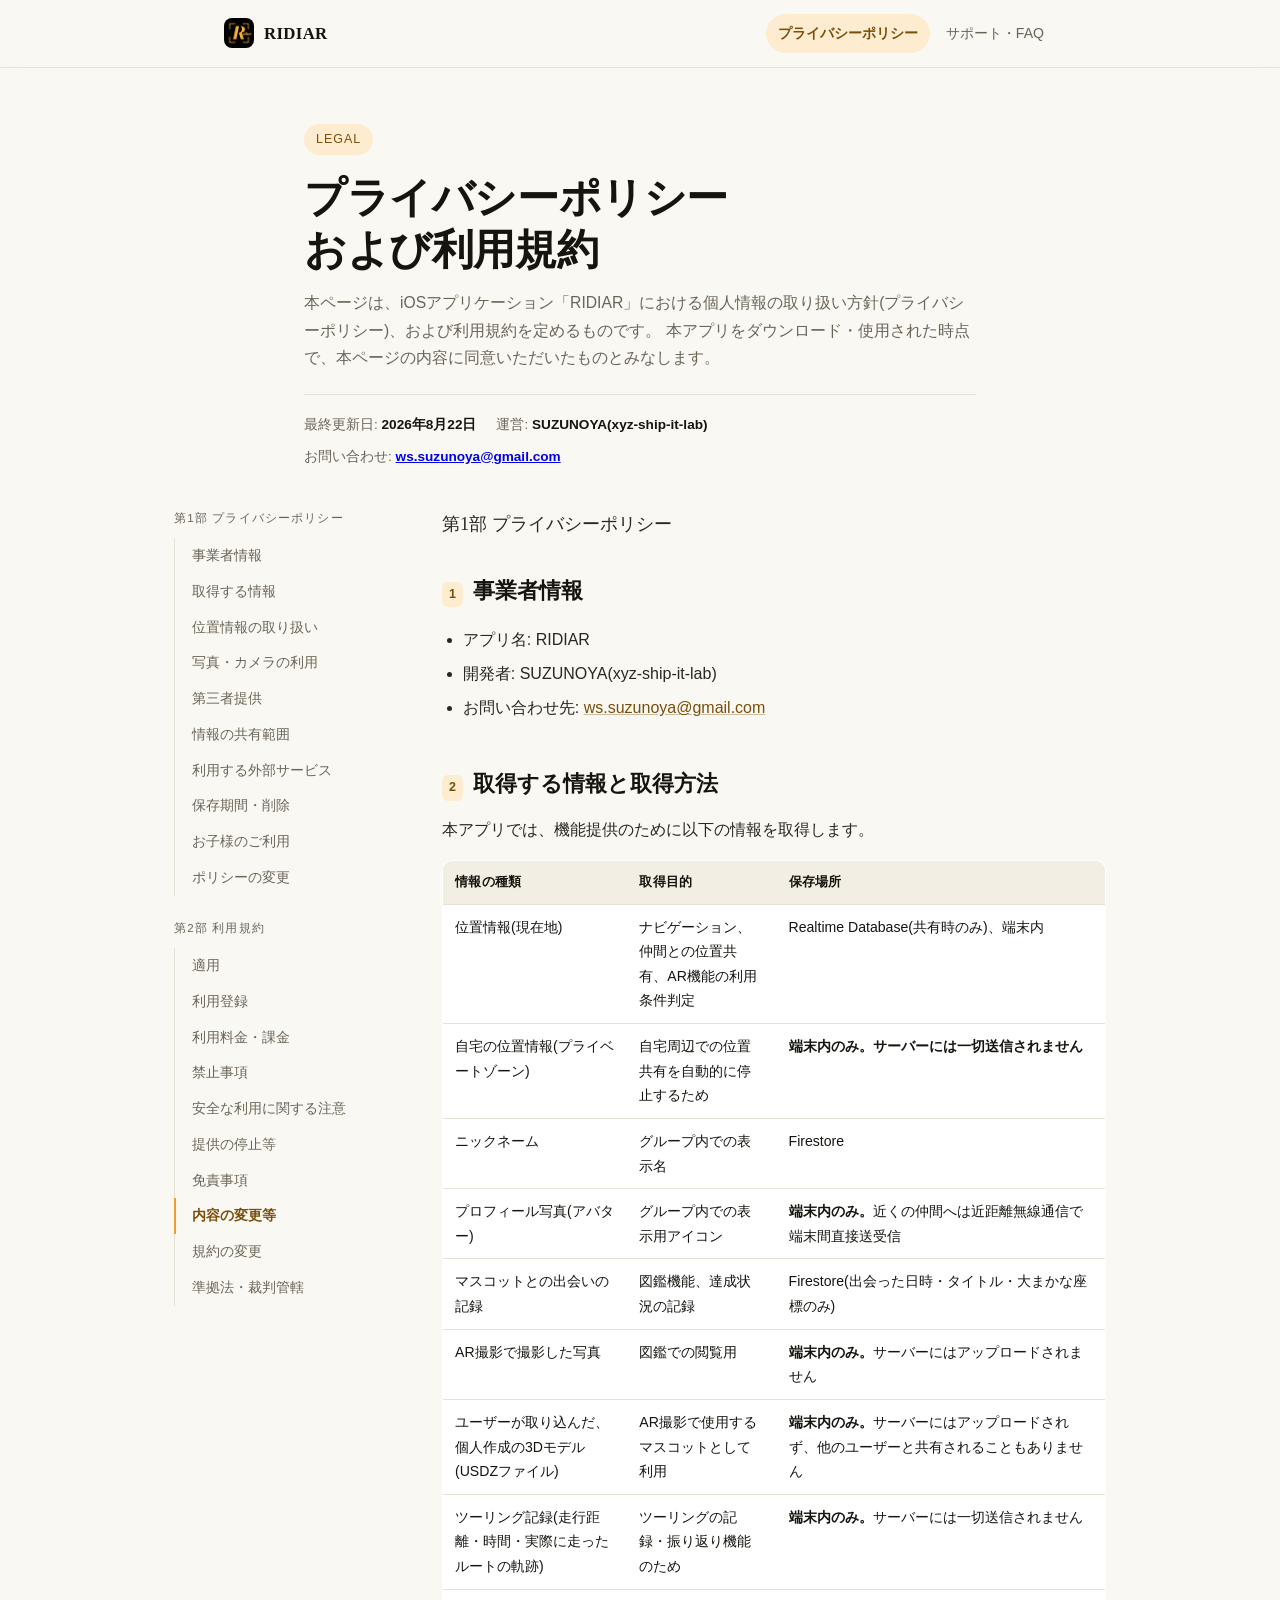
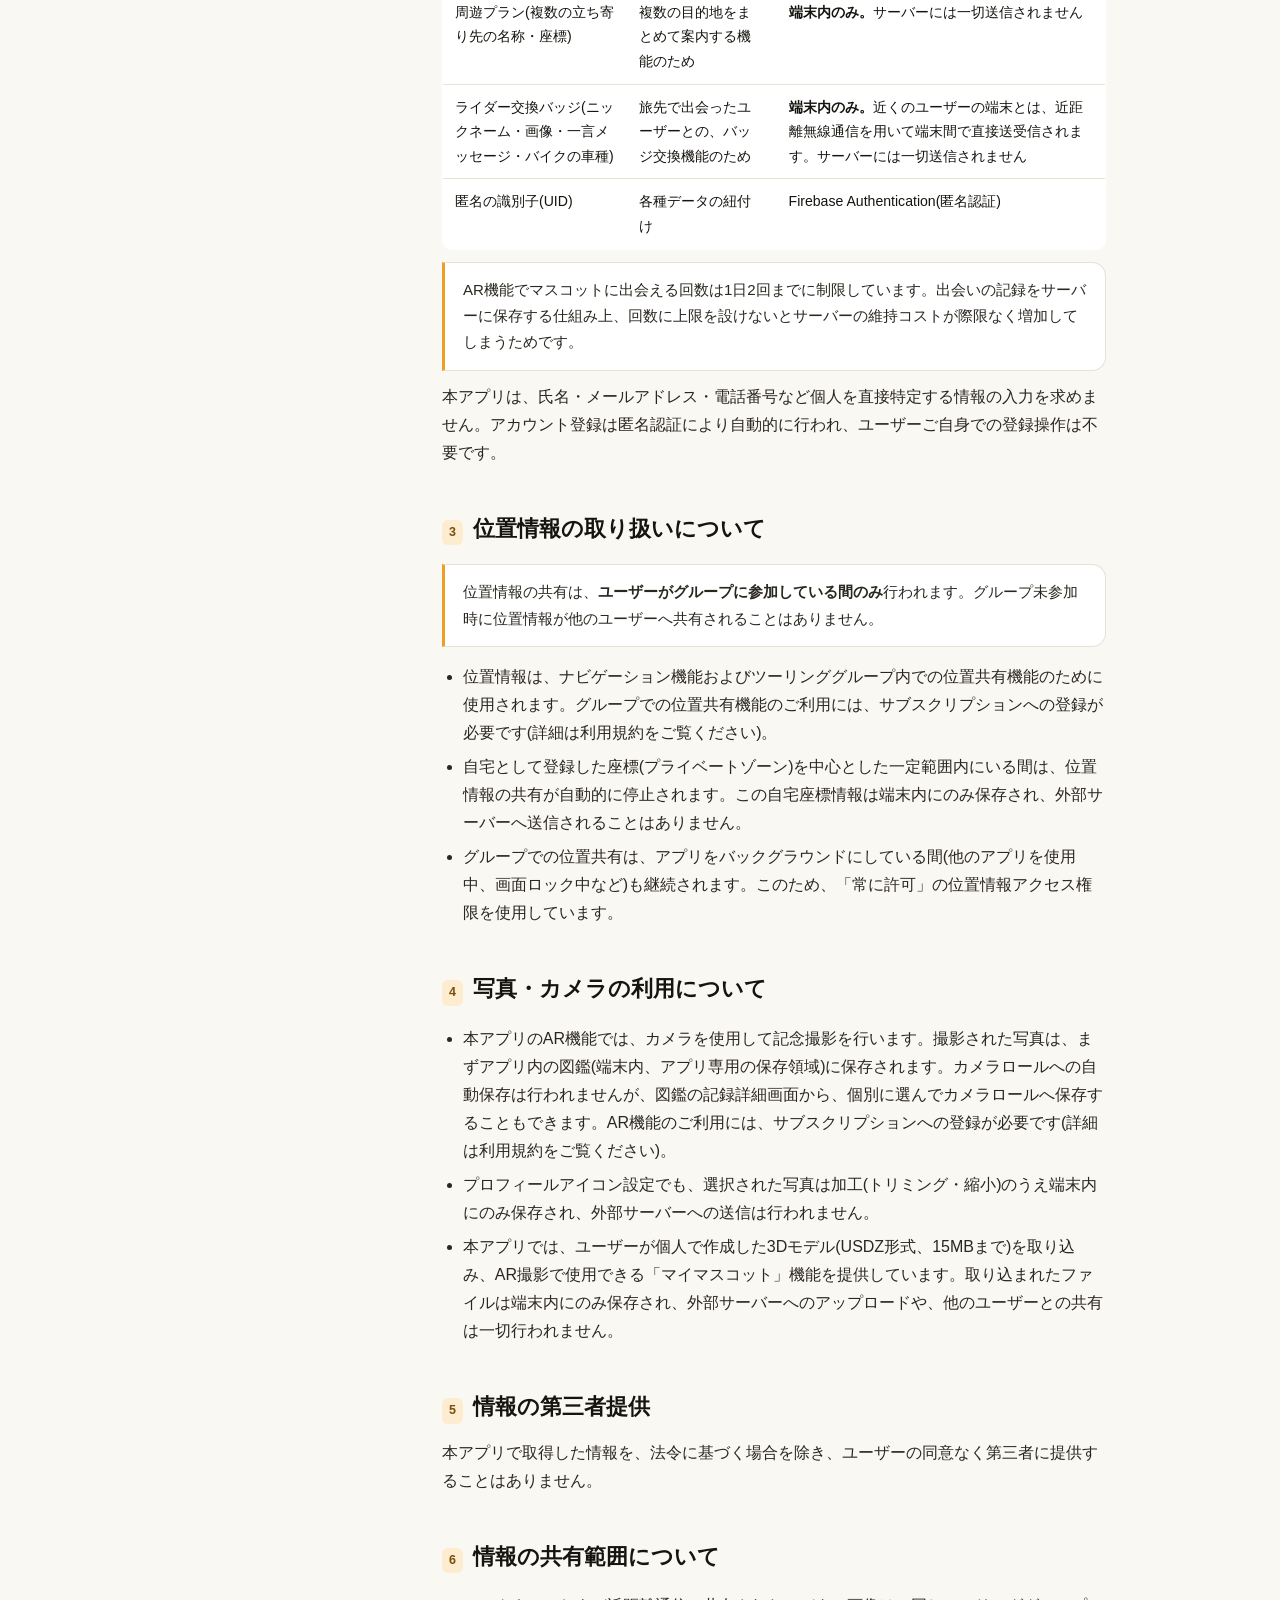
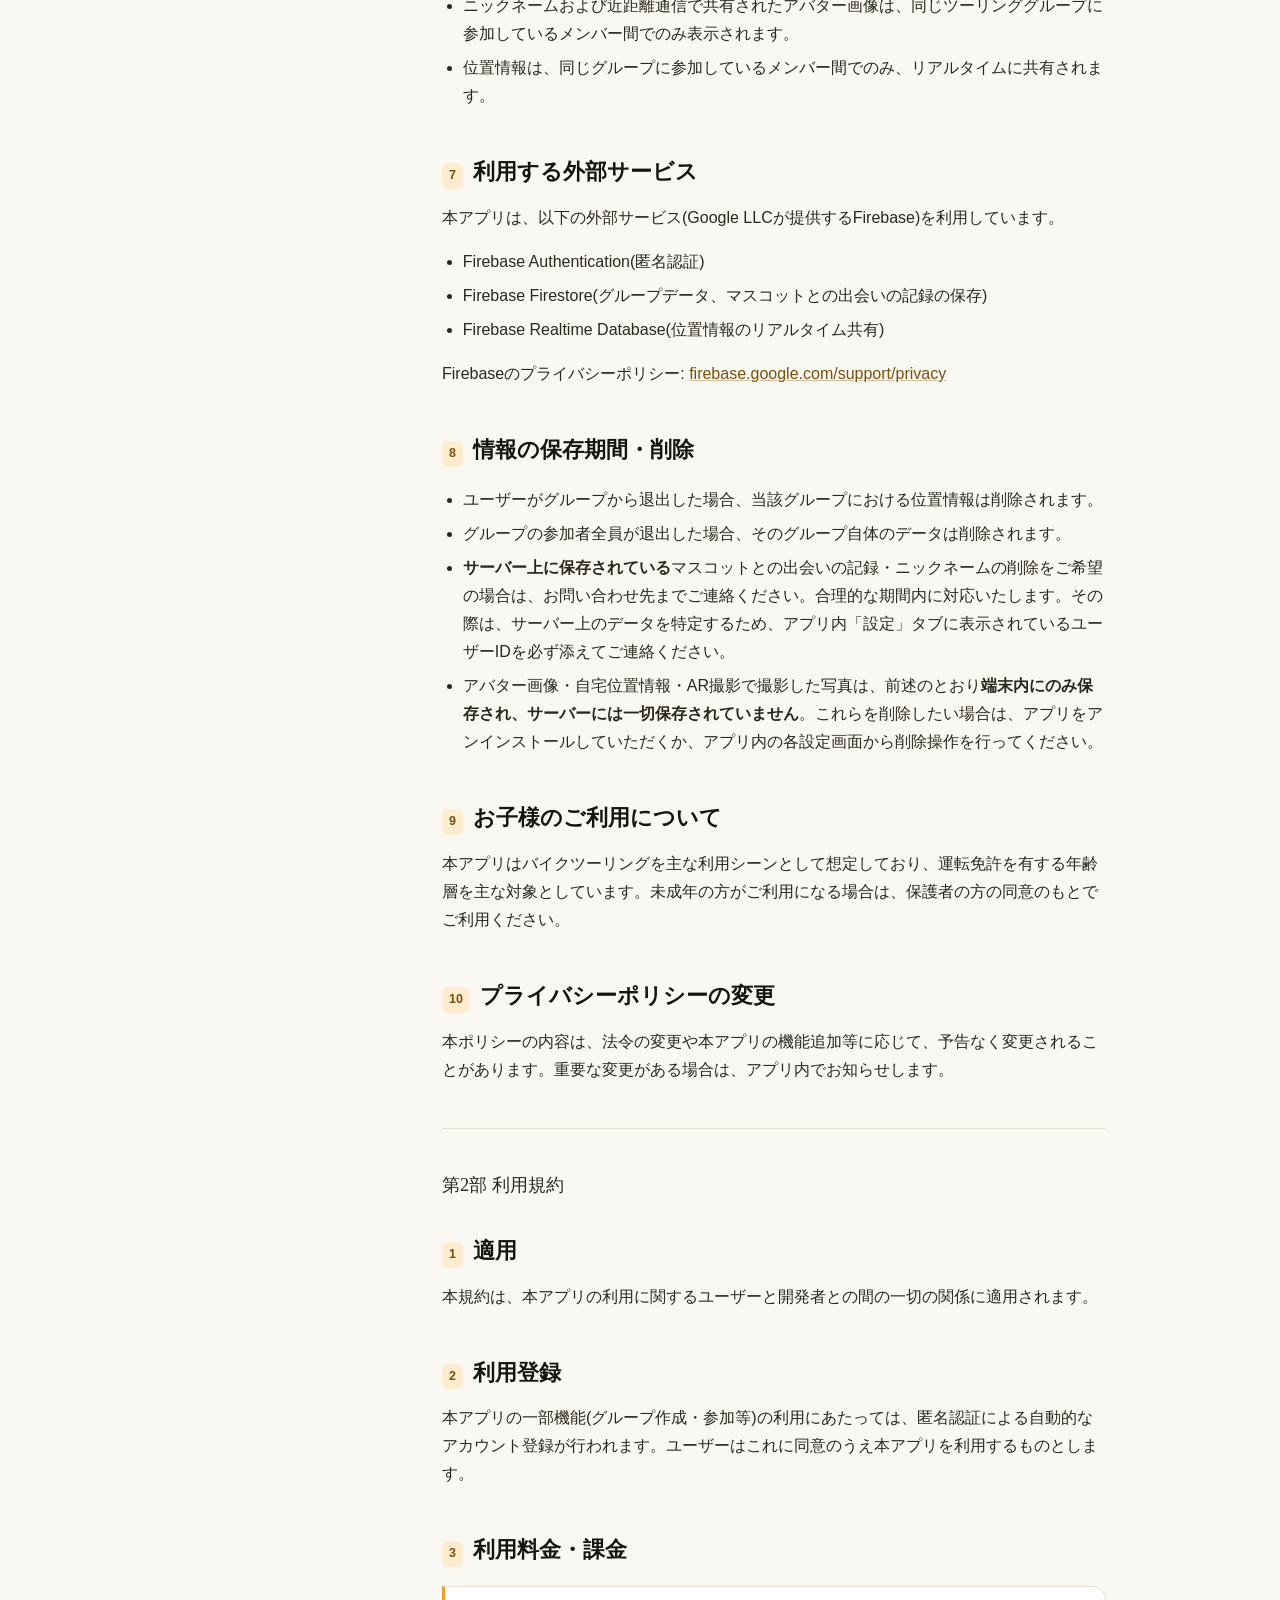
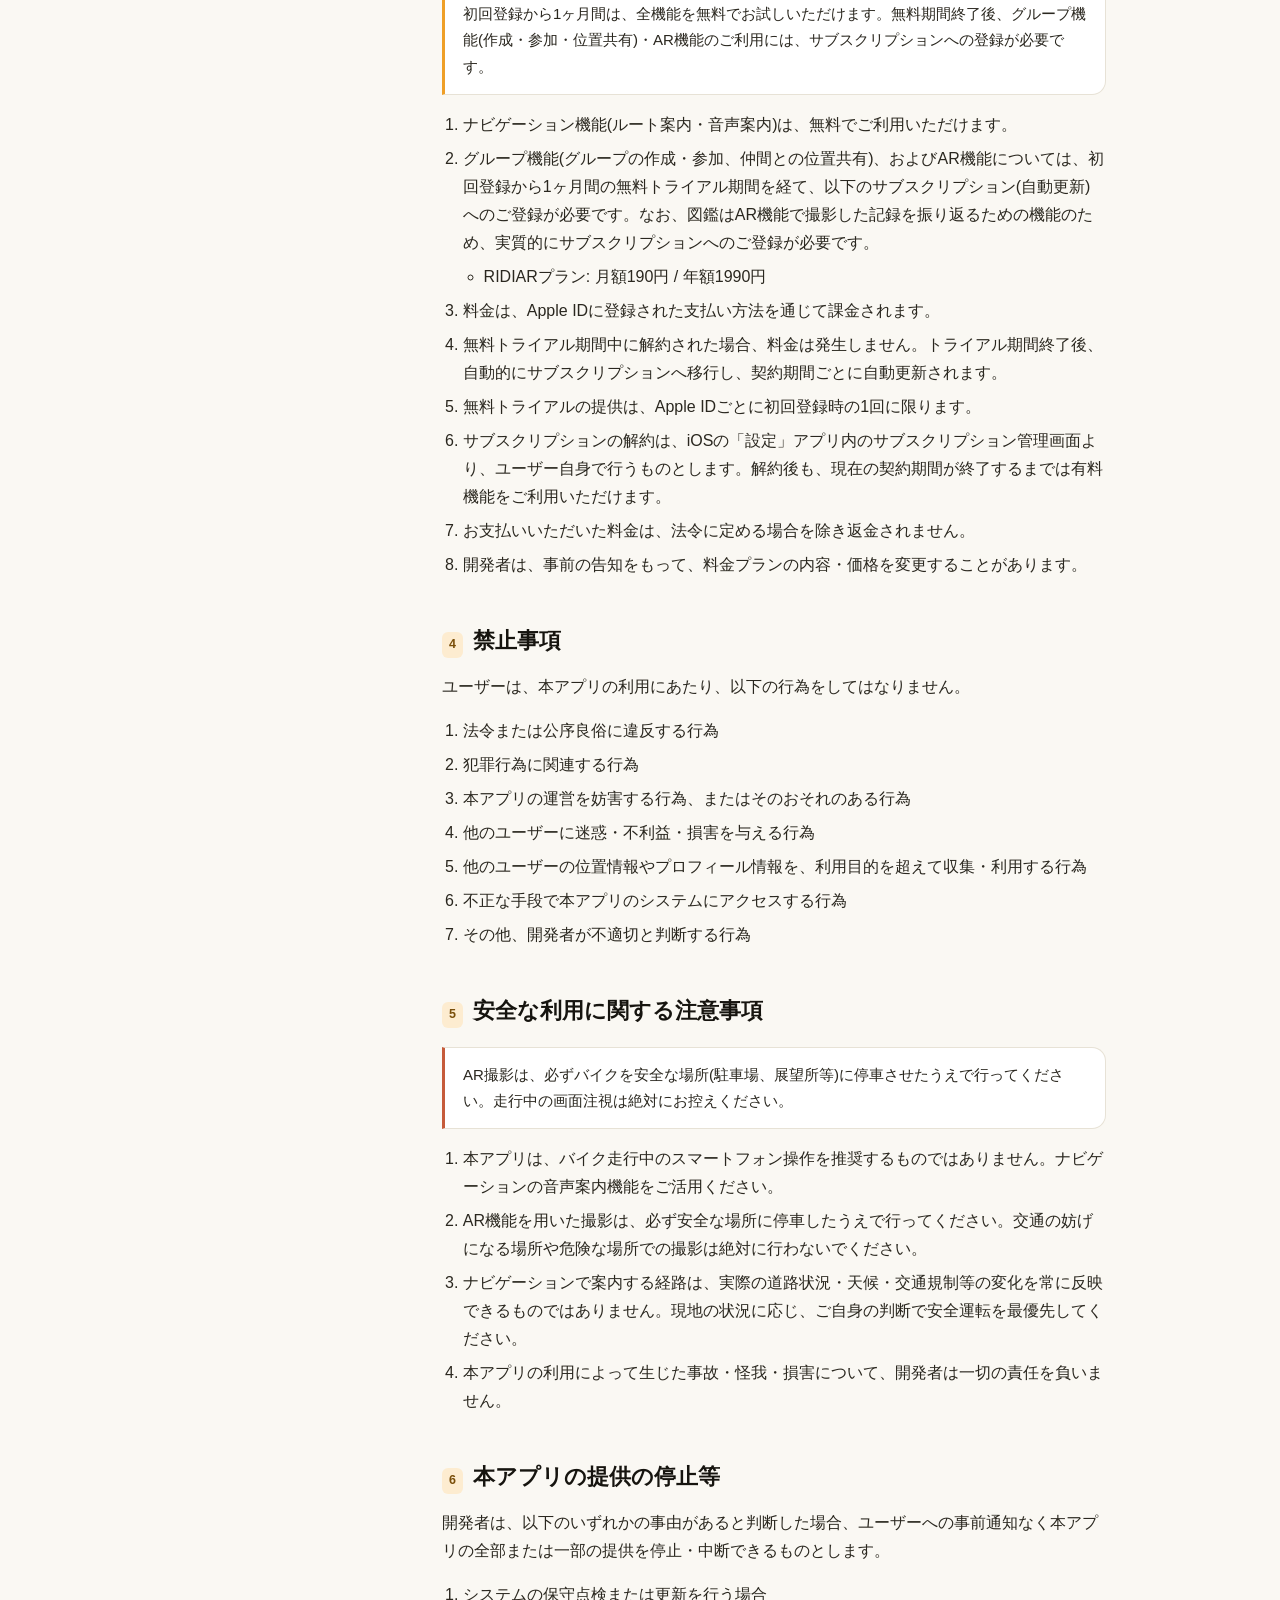
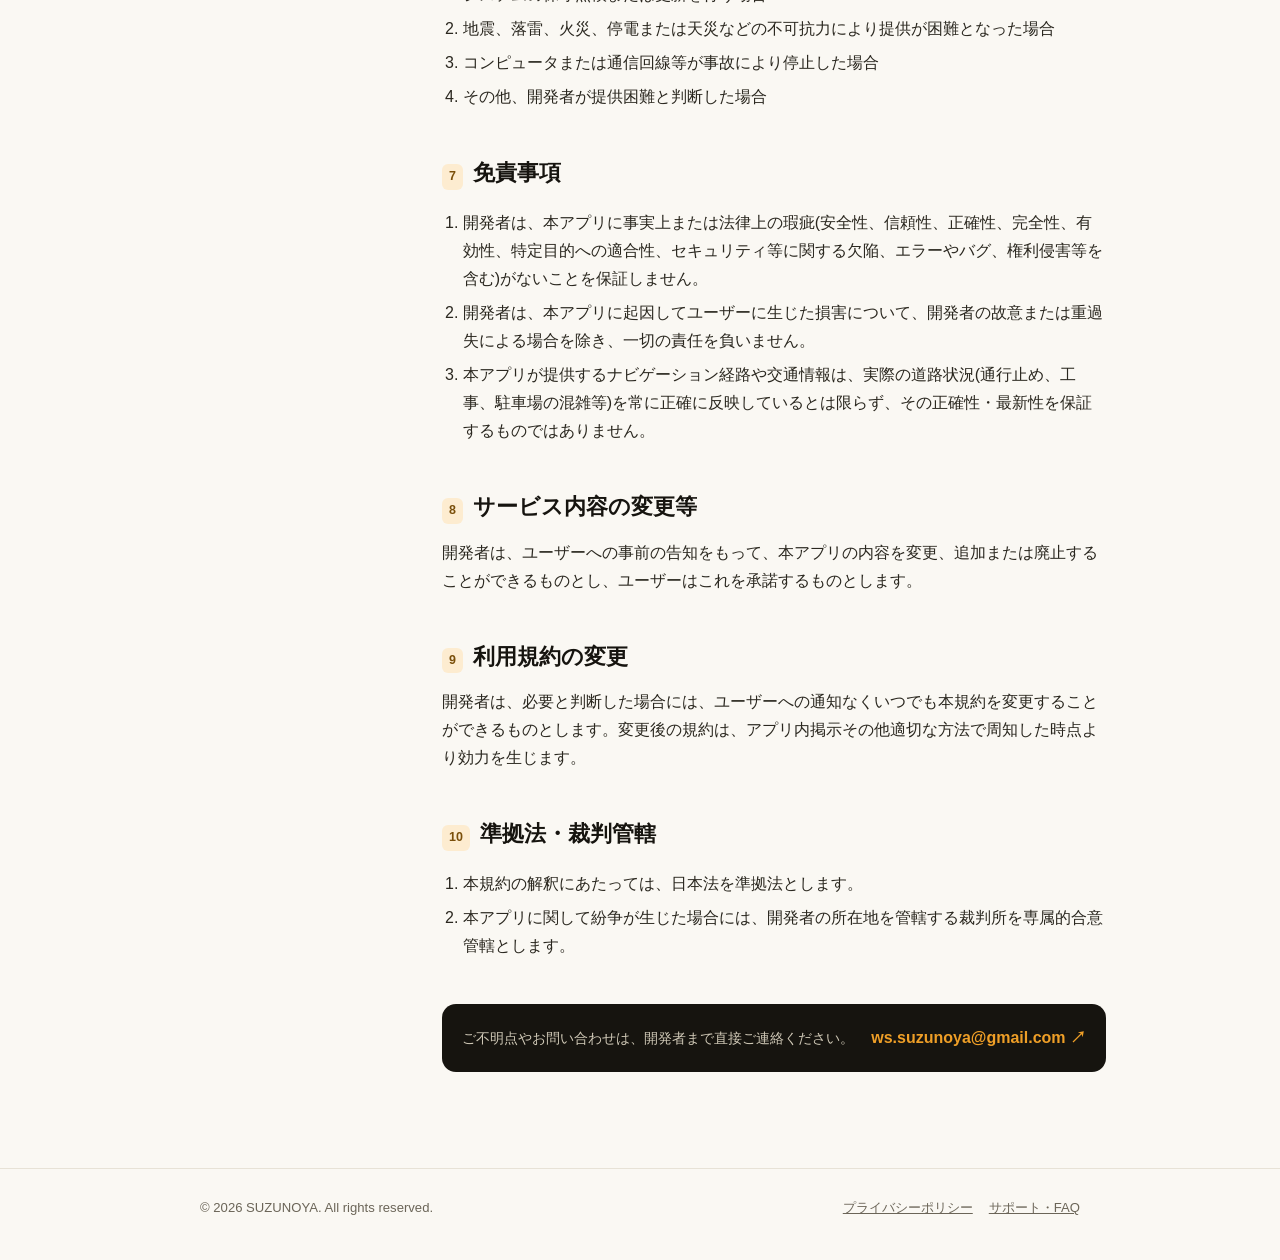
<file: index.html>
<!DOCTYPE html>
<html lang="ja">
<head>
<meta charset="UTF-8">
<meta name="viewport" content="width=device-width, initial-scale=1.0">
<title>プライバシーポリシー・利用規約 | RIDIAR</title>
<meta name="description" content="RIDIAR(バイクツーリングアプリ)のプライバシーポリシーと利用規約です。">
<link rel="stylesheet" href="style.css">
<link rel="icon" type="image/png" sizes="32x32" href="assets/logo-32.png">
<link rel="apple-touch-icon" sizes="180x180" href="assets/logo-180.png">
</head>
<body>

<a class="skip-link" href="#main">本文へスキップ</a>

<header class="topbar">
  <div class="topbar-inner">
    <a class="brand" href="index.html">
      <span class="brand-mark"><img src="assets/logo-512.png" alt="RIDIAR"></span>
      RIDIAR
    </a>
    <nav class="topnav" aria-label="サイト内ナビゲーション">
      <a href="index.html" aria-current="page">プライバシーポリシー</a>
      <a href="support.html">サポート・FAQ</a>
    </nav>
  </div>
</header>

<div class="doc-header">
  <span class="doc-eyebrow">Legal</span>
  <h1 class="doc-title">プライバシーポリシー<br>および利用規約</h1>
  <p class="doc-sub">
    本ページは、iOSアプリケーション「RIDIAR」における個人情報の取り扱い方針(プライバシーポリシー)、および利用規約を定めるものです。
    本アプリをダウンロード・使用された時点で、本ページの内容に同意いただいたものとみなします。
  </p>
  <div class="doc-meta">
    <span>最終更新日: <strong>2026年8月22日</strong></span>
    <span>運営: <strong>SUZUNOYA(xyz-ship-it-lab)</strong></span>
    <span>お問い合わせ: <strong><a href="mailto:ws.suzunoya@gmail.com">ws.suzunoya@gmail.com</a></strong></span>
  </div>
</div>

<main id="main" class="doc-layout">

  <nav class="toc" aria-label="目次">
    <p class="toc-label">第1部 プライバシーポリシー</p>
    <ol>
      <li><a href="#p1">事業者情報</a></li>
      <li><a href="#p2">取得する情報</a></li>
      <li><a href="#p3">位置情報の取り扱い</a></li>
      <li><a href="#p4">写真・カメラの利用</a></li>
      <li><a href="#p5">第三者提供</a></li>
      <li><a href="#p6">情報の共有範囲</a></li>
      <li><a href="#p7">利用する外部サービス</a></li>
      <li><a href="#p8">保存期間・削除</a></li>
      <li><a href="#p9">お子様のご利用</a></li>
      <li><a href="#p10">ポリシーの変更</a></li>
    </ol>
    <p class="toc-label" style="margin-top:22px;">第2部 利用規約</p>
    <ol>
      <li><a href="#t1">適用</a></li>
      <li><a href="#t2">利用登録</a></li>
      <li><a href="#t3">利用料金・課金</a></li>
      <li><a href="#t4">禁止事項</a></li>
      <li><a href="#t5">安全な利用に関する注意</a></li>
      <li><a href="#t6">提供の停止等</a></li>
      <li><a href="#t7">免責事項</a></li>
      <li><a href="#t8">内容の変更等</a></li>
      <li><a href="#t9">規約の変更</a></li>
      <li><a href="#t10">準拠法・裁判管轄</a></li>
    </ol>
  </nav>

  <div class="doc-content">

    <p style="font-family: var(--serif); font-size:1.15rem; margin-bottom: 32px;">第1部 プライバシーポリシー</p>

    <section id="p1">
      <h2><span class="num">1</span>事業者情報</h2>
      <ul>
        <li>アプリ名: RIDIAR</li>
        <li>開発者: SUZUNOYA(xyz-ship-it-lab)</li>
        <li>お問い合わせ先: <a href="mailto:ws.suzunoya@gmail.com">ws.suzunoya@gmail.com</a></li>
      </ul>
    </section>

    <section id="p2">
      <h2><span class="num">2</span>取得する情報と取得方法</h2>
      <p>本アプリでは、機能提供のために以下の情報を取得します。</p>
      <table>
        <thead>
          <tr><th>情報の種類</th><th>取得目的</th><th>保存場所</th></tr>
        </thead>
        <tbody>
          <tr>
            <td>位置情報(現在地)</td>
            <td>ナビゲーション、仲間との位置共有、AR機能の利用条件判定</td>
            <td>Realtime Database(共有時のみ)、端末内</td>
          </tr>
          <tr>
            <td>自宅の位置情報(プライベートゾーン)</td>
            <td>自宅周辺での位置共有を自動的に停止するため</td>
            <td><strong>端末内のみ。サーバーには一切送信されません</strong></td>
          </tr>
          <tr>
            <td>ニックネーム</td>
            <td>グループ内での表示名</td>
            <td>Firestore</td>
          </tr>
          <tr>
            <td>プロフィール写真(アバター)</td>
            <td>グループ内での表示用アイコン</td>
            <td><strong>端末内のみ。</strong>近くの仲間へは近距離無線通信で端末間直接送受信</td>
          </tr>
          <tr>
            <td>マスコットとの出会いの記録</td>
            <td>図鑑機能、達成状況の記録</td>
            <td>Firestore(出会った日時・タイトル・大まかな座標のみ)</td>
          </tr>
          <tr>
            <td>AR撮影で撮影した写真</td>
            <td>図鑑での閲覧用</td>
            <td><strong>端末内のみ。</strong>サーバーにはアップロードされません</td>
          </tr>
          <tr>
            <td>ユーザーが取り込んだ、個人作成の3Dモデル(USDZファイル)</td>
            <td>AR撮影で使用するマスコットとして利用</td>
            <td><strong>端末内のみ。</strong>サーバーにはアップロードされず、他のユーザーと共有されることもありません</td>
          </tr>
          <tr>
            <td>ツーリング記録(走行距離・時間・実際に走ったルートの軌跡)</td>
            <td>ツーリングの記録・振り返り機能のため</td>
            <td><strong>端末内のみ。</strong>サーバーには一切送信されません</td>
          </tr>
          <tr>
            <td>周遊プラン(複数の立ち寄り先の名称・座標)</td>
            <td>複数の目的地をまとめて案内する機能のため</td>
            <td><strong>端末内のみ。</strong>サーバーには一切送信されません</td>
          </tr>
          <tr>
            <td>ライダー交換バッジ(ニックネーム・画像・一言メッセージ・バイクの車種)</td>
            <td>旅先で出会ったユーザーとの、バッジ交換機能のため</td>
            <td><strong>端末内のみ。</strong>近くのユーザーの端末とは、近距離無線通信を用いて端末間で直接送受信されます。サーバーには一切送信されません</td>
          </tr>
          <tr>
            <td>匿名の識別子(UID)</td>
            <td>各種データの紐付け</td>
            <td>Firebase Authentication(匿名認証)</td>
          </tr>
        </tbody>
      </table>
      <p class="callout" style="display:block;">AR機能でマスコットに出会える回数は1日2回までに制限しています。出会いの記録をサーバーに保存する仕組み上、回数に上限を設けないとサーバーの維持コストが際限なく増加してしまうためです。</p>
      <p>本アプリは、氏名・メールアドレス・電話番号など個人を直接特定する情報の入力を求めません。アカウント登録は匿名認証により自動的に行われ、ユーザーご自身での登録操作は不要です。</p>
    </section>

    <section id="p3">
      <h2><span class="num">3</span>位置情報の取り扱いについて</h2>
      <div class="callout">
        <p>位置情報の共有は、<strong>ユーザーがグループに参加している間のみ</strong>行われます。グループ未参加時に位置情報が他のユーザーへ共有されることはありません。</p>
      </div>
      <ul>
        <li>位置情報は、ナビゲーション機能およびツーリンググループ内での位置共有機能のために使用されます。グループでの位置共有機能のご利用には、サブスクリプションへの登録が必要です(詳細は利用規約をご覧ください)。</li>
        <li>自宅として登録した座標(プライベートゾーン)を中心とした一定範囲内にいる間は、位置情報の共有が自動的に停止されます。この自宅座標情報は端末内にのみ保存され、外部サーバーへ送信されることはありません。</li>
        <li>グループでの位置共有は、アプリをバックグラウンドにしている間(他のアプリを使用中、画面ロック中など)も継続されます。このため、「常に許可」の位置情報アクセス権限を使用しています。</li>
      </ul>
    </section>

    <section id="p4">
      <h2><span class="num">4</span>写真・カメラの利用について</h2>
      <ul>
        <li>本アプリのAR機能では、カメラを使用して記念撮影を行います。撮影された写真は、まずアプリ内の図鑑(端末内、アプリ専用の保存領域)に保存されます。カメラロールへの自動保存は行われませんが、図鑑の記録詳細画面から、個別に選んでカメラロールへ保存することもできます。AR機能のご利用には、サブスクリプションへの登録が必要です(詳細は利用規約をご覧ください)。</li>
        <li>プロフィールアイコン設定でも、選択された写真は加工(トリミング・縮小)のうえ端末内にのみ保存され、外部サーバーへの送信は行われません。</li>
        <li>本アプリでは、ユーザーが個人で作成した3Dモデル(USDZ形式、15MBまで)を取り込み、AR撮影で使用できる「マイマスコット」機能を提供しています。取り込まれたファイルは端末内にのみ保存され、外部サーバーへのアップロードや、他のユーザーとの共有は一切行われません。</li>
      </ul>
    </section>

    <section id="p5">
      <h2><span class="num">5</span>情報の第三者提供</h2>
      <p>本アプリで取得した情報を、法令に基づく場合を除き、ユーザーの同意なく第三者に提供することはありません。</p>
    </section>

    <section id="p6">
      <h2><span class="num">6</span>情報の共有範囲について</h2>
      <ul>
        <li>ニックネームおよび近距離通信で共有されたアバター画像は、同じツーリンググループに参加しているメンバー間でのみ表示されます。</li>
        <li>位置情報は、同じグループに参加しているメンバー間でのみ、リアルタイムに共有されます。</li>
      </ul>
    </section>

    <section id="p7">
      <h2><span class="num">7</span>利用する外部サービス</h2>
      <p>本アプリは、以下の外部サービス(Google LLCが提供するFirebase)を利用しています。</p>
      <ul>
        <li>Firebase Authentication(匿名認証)</li>
        <li>Firebase Firestore(グループデータ、マスコットとの出会いの記録の保存)</li>
        <li>Firebase Realtime Database(位置情報のリアルタイム共有)</li>
      </ul>
      <p>Firebaseのプライバシーポリシー: <a href="https://firebase.google.com/support/privacy" target="_blank" rel="noopener">firebase.google.com/support/privacy</a></p>
    </section>

    <section id="p8">
      <h2><span class="num">8</span>情報の保存期間・削除</h2>
      <ul>
        <li>ユーザーがグループから退出した場合、当該グループにおける位置情報は削除されます。</li>
        <li>グループの参加者全員が退出した場合、そのグループ自体のデータは削除されます。</li>
        <li><strong>サーバー上に保存されている</strong>マスコットとの出会いの記録・ニックネームの削除をご希望の場合は、お問い合わせ先までご連絡ください。合理的な期間内に対応いたします。その際は、サーバー上のデータを特定するため、アプリ内「設定」タブに表示されているユーザーIDを必ず添えてご連絡ください。</li>
        <li>アバター画像・自宅位置情報・AR撮影で撮影した写真は、前述のとおり<strong>端末内にのみ保存され、サーバーには一切保存されていません</strong>。これらを削除したい場合は、アプリをアンインストールしていただくか、アプリ内の各設定画面から削除操作を行ってください。</li>
      </ul>
    </section>

    <section id="p9">
      <h2><span class="num">9</span>お子様のご利用について</h2>
      <p>本アプリはバイクツーリングを主な利用シーンとして想定しており、運転免許を有する年齢層を主な対象としています。未成年の方がご利用になる場合は、保護者の方の同意のもとでご利用ください。</p>
    </section>

    <section id="p10">
      <h2><span class="num">10</span>プライバシーポリシーの変更</h2>
      <p>本ポリシーの内容は、法令の変更や本アプリの機能追加等に応じて、予告なく変更されることがあります。重要な変更がある場合は、アプリ内でお知らせします。</p>
    </section>

    <hr class="rule">

    <p style="font-family: var(--serif); font-size:1.15rem; margin-bottom: 32px;">第2部 利用規約</p>

    <section id="t1">
      <h2><span class="num">1</span>適用</h2>
      <p>本規約は、本アプリの利用に関するユーザーと開発者との間の一切の関係に適用されます。</p>
    </section>

    <section id="t2">
      <h2><span class="num">2</span>利用登録</h2>
      <p>本アプリの一部機能(グループ作成・参加等)の利用にあたっては、匿名認証による自動的なアカウント登録が行われます。ユーザーはこれに同意のうえ本アプリを利用するものとします。</p>
    </section>

    <section id="t3">
      <h2><span class="num">3</span>利用料金・課金</h2>
      <div class="callout">
        <p>初回登録から1ヶ月間は、全機能を無料でお試しいただけます。無料期間終了後、グループ機能(作成・参加・位置共有)・AR機能のご利用には、サブスクリプションへの登録が必要です。</p>
      </div>
      <ol>
        <li>ナビゲーション機能(ルート案内・音声案内)は、無料でご利用いただけます。</li>
        <li>グループ機能(グループの作成・参加、仲間との位置共有)、およびAR機能については、初回登録から1ヶ月間の無料トライアル期間を経て、以下のサブスクリプション(自動更新)へのご登録が必要です。なお、図鑑はAR機能で撮影した記録を振り返るための機能のため、実質的にサブスクリプションへのご登録が必要です。
          <ul>
            <li>RIDIARプラン: 月額190円 / 年額1990円</li>
          </ul>
        </li>
        <li>料金は、Apple IDに登録された支払い方法を通じて課金されます。</li>
        <li>無料トライアル期間中に解約された場合、料金は発生しません。トライアル期間終了後、自動的にサブスクリプションへ移行し、契約期間ごとに自動更新されます。</li>
        <li>無料トライアルの提供は、Apple IDごとに初回登録時の1回に限ります。</li>
        <li>サブスクリプションの解約は、iOSの「設定」アプリ内のサブスクリプション管理画面より、ユーザー自身で行うものとします。解約後も、現在の契約期間が終了するまでは有料機能をご利用いただけます。</li>
        <li>お支払いいただいた料金は、法令に定める場合を除き返金されません。</li>
        <li>開発者は、事前の告知をもって、料金プランの内容・価格を変更することがあります。</li>
      </ol>
    </section>

    <section id="t4">
      <h2><span class="num">4</span>禁止事項</h2>
      <p>ユーザーは、本アプリの利用にあたり、以下の行為をしてはなりません。</p>
      <ol>
        <li>法令または公序良俗に違反する行為</li>
        <li>犯罪行為に関連する行為</li>
        <li>本アプリの運営を妨害する行為、またはそのおそれのある行為</li>
        <li>他のユーザーに迷惑・不利益・損害を与える行為</li>
        <li>他のユーザーの位置情報やプロフィール情報を、利用目的を超えて収集・利用する行為</li>
        <li>不正な手段で本アプリのシステムにアクセスする行為</li>
        <li>その他、開発者が不適切と判断する行為</li>
      </ol>
    </section>

    <section id="t5">
      <h2><span class="num">5</span>安全な利用に関する注意事項</h2>
      <div class="callout warn">
        <p>AR撮影は、必ずバイクを安全な場所(駐車場、展望所等)に停車させたうえで行ってください。走行中の画面注視は絶対にお控えください。</p>
      </div>
      <ol>
        <li>本アプリは、バイク走行中のスマートフォン操作を推奨するものではありません。ナビゲーションの音声案内機能をご活用ください。</li>
        <li>AR機能を用いた撮影は、必ず安全な場所に停車したうえで行ってください。交通の妨げになる場所や危険な場所での撮影は絶対に行わないでください。</li>
        <li>ナビゲーションで案内する経路は、実際の道路状況・天候・交通規制等の変化を常に反映できるものではありません。現地の状況に応じ、ご自身の判断で安全運転を最優先してください。</li>
        <li>本アプリの利用によって生じた事故・怪我・損害について、開発者は一切の責任を負いません。</li>
      </ol>
    </section>

    <section id="t6">
      <h2><span class="num">6</span>本アプリの提供の停止等</h2>
      <p>開発者は、以下のいずれかの事由があると判断した場合、ユーザーへの事前通知なく本アプリの全部または一部の提供を停止・中断できるものとします。</p>
      <ol>
        <li>システムの保守点検または更新を行う場合</li>
        <li>地震、落雷、火災、停電または天災などの不可抗力により提供が困難となった場合</li>
        <li>コンピュータまたは通信回線等が事故により停止した場合</li>
        <li>その他、開発者が提供困難と判断した場合</li>
      </ol>
    </section>

    <section id="t7">
      <h2><span class="num">7</span>免責事項</h2>
      <ol>
        <li>開発者は、本アプリに事実上または法律上の瑕疵(安全性、信頼性、正確性、完全性、有効性、特定目的への適合性、セキュリティ等に関する欠陥、エラーやバグ、権利侵害等を含む)がないことを保証しません。</li>
        <li>開発者は、本アプリに起因してユーザーに生じた損害について、開発者の故意または重過失による場合を除き、一切の責任を負いません。</li>
        <li>本アプリが提供するナビゲーション経路や交通情報は、実際の道路状況(通行止め、工事、駐車場の混雑等)を常に正確に反映しているとは限らず、その正確性・最新性を保証するものではありません。</li>
      </ol>
    </section>

    <section id="t8">
      <h2><span class="num">8</span>サービス内容の変更等</h2>
      <p>開発者は、ユーザーへの事前の告知をもって、本アプリの内容を変更、追加または廃止することができるものとし、ユーザーはこれを承諾するものとします。</p>
    </section>

    <section id="t9">
      <h2><span class="num">9</span>利用規約の変更</h2>
      <p>開発者は、必要と判断した場合には、ユーザーへの通知なくいつでも本規約を変更することができるものとします。変更後の規約は、アプリ内掲示その他適切な方法で周知した時点より効力を生じます。</p>
    </section>

    <section id="t10">
      <h2><span class="num">10</span>準拠法・裁判管轄</h2>
      <ol>
        <li>本規約の解釈にあたっては、日本法を準拠法とします。</li>
        <li>本アプリに関して紛争が生じた場合には、開発者の所在地を管轄する裁判所を専属的合意管轄とします。</li>
      </ol>
    </section>

    <div class="contact-box">
      <p>ご不明点やお問い合わせは、開発者まで直接ご連絡ください。</p>
      <a href="mailto:ws.suzunoya@gmail.com">ws.suzunoya@gmail.com ↗</a>
    </div>

  </div>
</main>

<footer class="site-footer">
  <div class="site-footer-inner">
    <span>&copy; 2026 SUZUNOYA. All rights reserved.</span>
    <span class="site-footer-links">
      <a href="index.html">プライバシーポリシー</a>
      <a href="support.html">サポート・FAQ</a>
    </span>
  </div>
</footer>

<script>
  // Scrollspy for TOC
  const sections = document.querySelectorAll('.doc-content section[id]');
  const tocLinks = document.querySelectorAll('.toc a');
  const linkFor = id => document.querySelector(`.toc a[href="#${id}"]`);

  const observer = new IntersectionObserver((entries) => {
    entries.forEach(entry => {
      const link = linkFor(entry.target.id);
      if (!link) return;
      if (entry.isIntersecting) {
        tocLinks.forEach(l => l.classList.remove('active'));
        link.classList.add('active');
      }
    });
  }, { rootMargin: '-15% 0px -70% 0px' });

  sections.forEach(s => observer.observe(s));
</script>

</body>
</html>
</file>
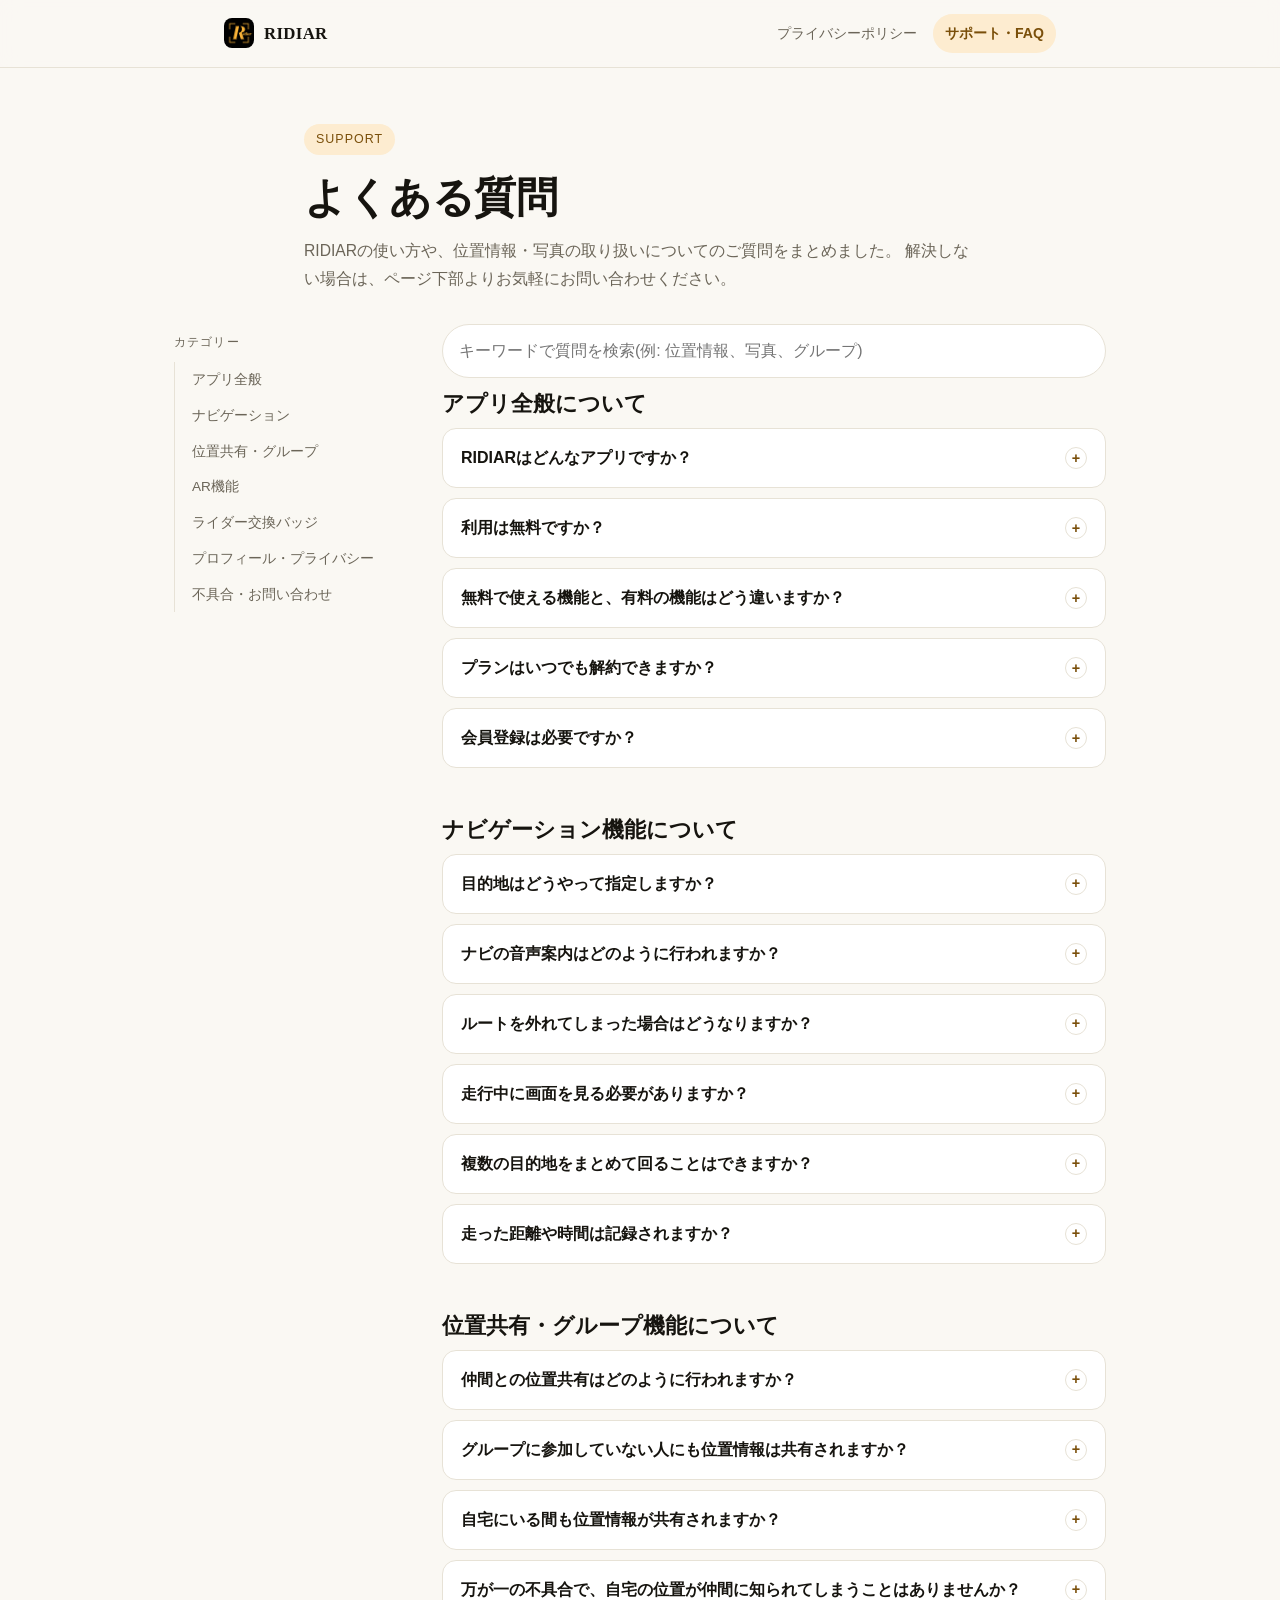
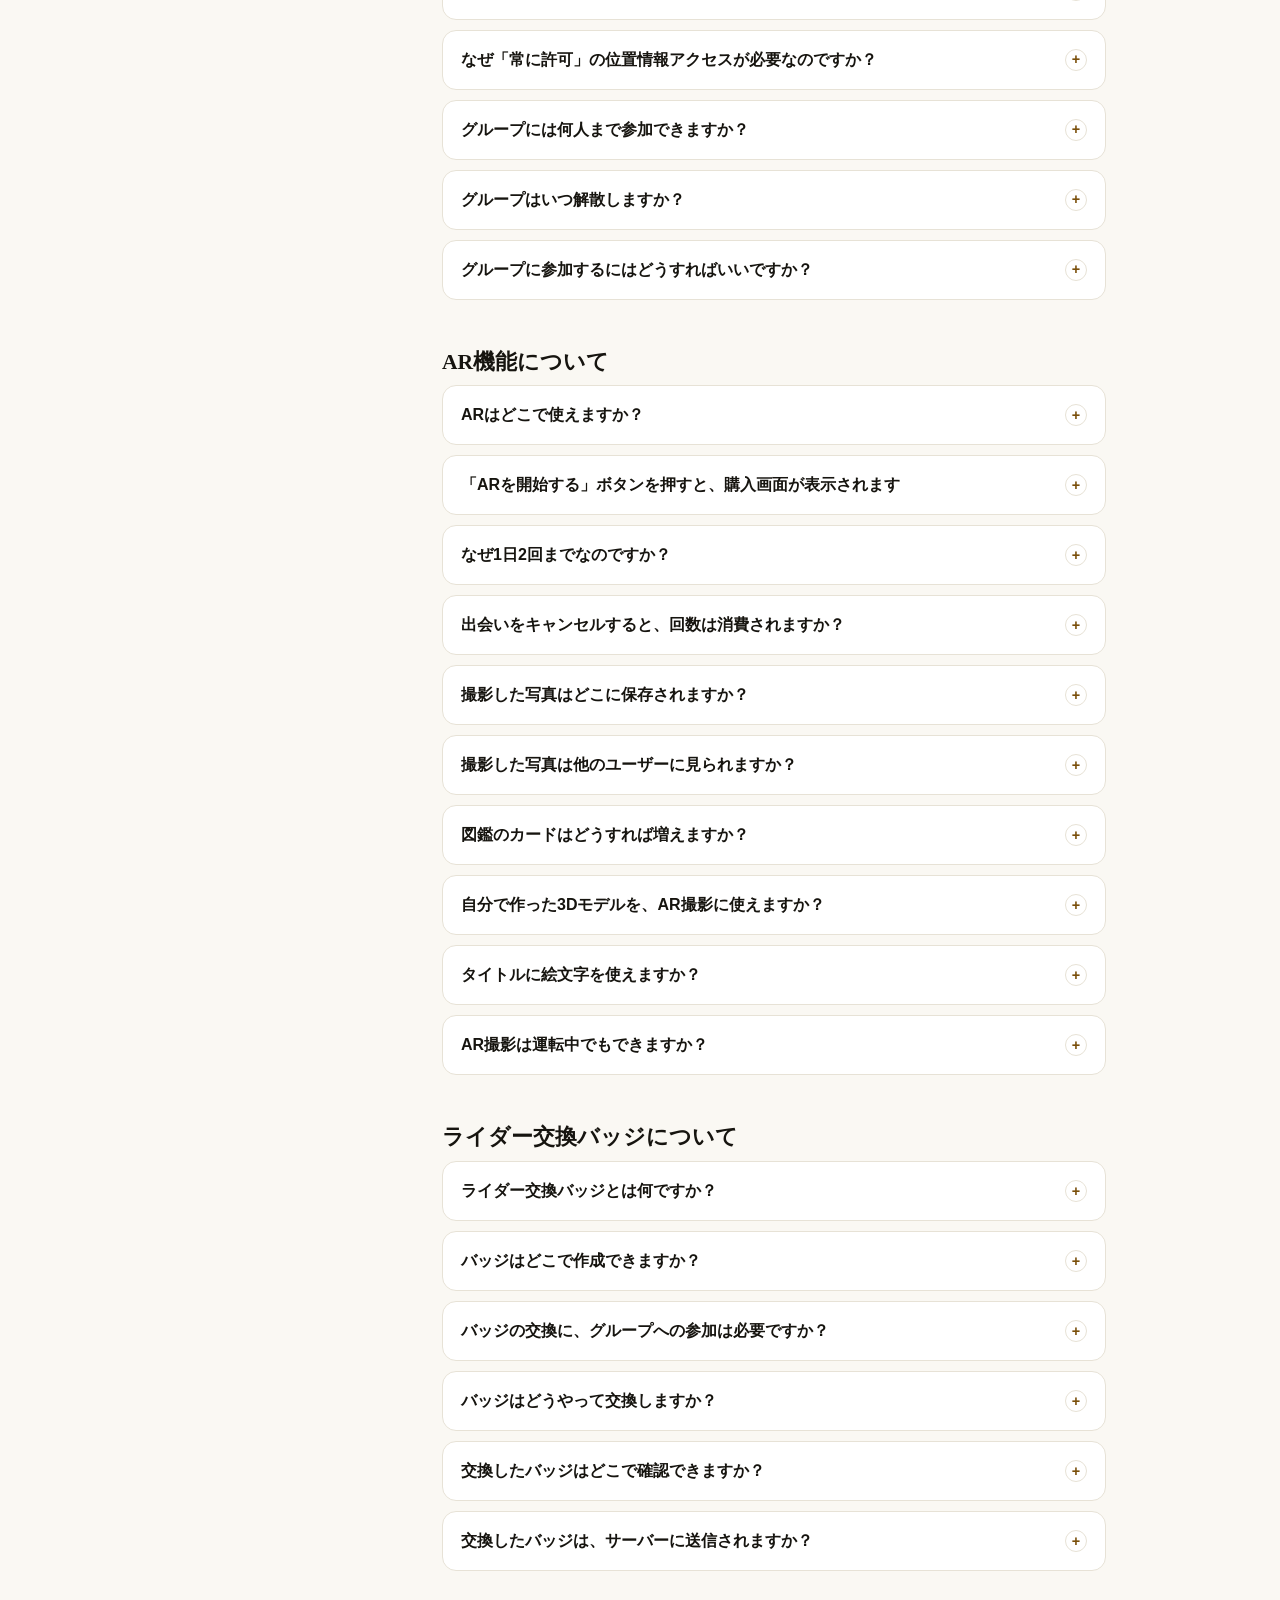
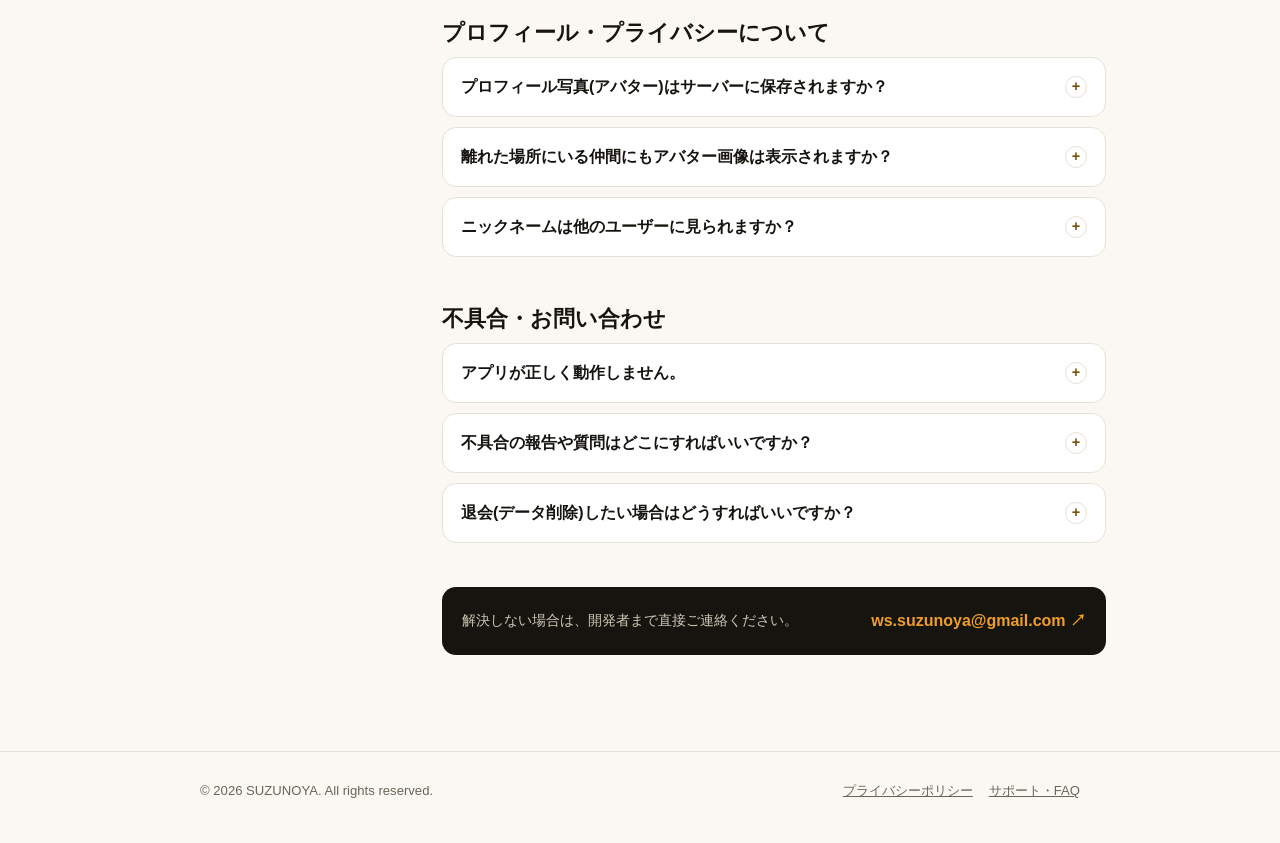
<file: support.html>
<!DOCTYPE html>
<html lang="ja">
<head>
<meta charset="UTF-8">
<meta name="viewport" content="width=device-width, initial-scale=1.0">
<title>サポート・よくある質問 | RIDIAR</title>
<meta name="description" content="RIDIAR(バイクツーリングアプリ)のよくある質問(FAQ)とお問い合わせ先です。">
<link rel="stylesheet" href="style.css">
<link rel="icon" type="image/png" sizes="32x32" href="assets/logo-32.png">
<link rel="apple-touch-icon" sizes="180x180" href="assets/logo-180.png">
</head>
<body>

<a class="skip-link" href="#main">本文へスキップ</a>

<header class="topbar">
  <div class="topbar-inner">
    <a class="brand" href="index.html">
      <span class="brand-mark"><img src="assets/logo-512.png" alt="RIDIAR"></span>
      RIDIAR
    </a>
    <nav class="topnav" aria-label="サイト内ナビゲーション">
      <a href="index.html">プライバシーポリシー</a>
      <a href="support.html" aria-current="page">サポート・FAQ</a>
    </nav>
  </div>
</header>

<div class="doc-header">
  <span class="doc-eyebrow">Support</span>
  <h1 class="doc-title">よくある質問</h1>
  <p class="doc-sub">
    RIDIARの使い方や、位置情報・写真の取り扱いについてのご質問をまとめました。
    解決しない場合は、ページ下部よりお気軽にお問い合わせください。
  </p>
</div>

<main id="main" class="doc-layout">

  <nav class="toc" aria-label="目次">
    <p class="toc-label">カテゴリー</p>
    <ol>
      <li><a href="#general">アプリ全般</a></li>
      <li><a href="#nav">ナビゲーション</a></li>
      <li><a href="#group">位置共有・グループ</a></li>
      <li><a href="#ar">AR機能</a></li>
      <li><a href="#badge">ライダー交換バッジ</a></li>
      <li><a href="#privacy">プロフィール・プライバシー</a></li>
      <li><a href="#trouble">不具合・お問い合わせ</a></li>
    </ol>
  </nav>

  <div class="doc-content">

    <div class="faq-search">
      <input type="search" id="faqSearch" placeholder="キーワードで質問を検索(例: 位置情報、写真、グループ)" aria-label="FAQを検索">
    </div>
    <p class="no-results" id="noResults">該当する質問が見つかりませんでした。下部のお問い合わせ先までご連絡ください。</p>

    <section id="general">
      <h2 class="faq-group-title">アプリ全般について</h2>

      <details class="faq-item">
        <summary class="faq-q">RIDIARはどんなアプリですか？<span class="plus">+</span></summary>
        <div class="faq-a"><p>バイク仲間とのツーリングを、より楽しく安全にするためのアプリです。仲間との位置共有、音声ナビゲーション、マスコットと出会えるAR機能、ツーリング記録の保存、複数の目的地をまとめて案内する周遊プラン、旅先で出会ったライダーとのバッジ交換など、ツーリングをより楽しむための機能をまとめて利用できます。</p></div>
      </details>

      <details class="faq-item">
        <summary class="faq-q">利用は無料ですか？<span class="plus">+</span></summary>
        <div class="faq-a">
          <p>ナビゲーション機能(ルート案内・音声案内)、周遊プラン、ツーリング記録、ライダー交換バッジは、無料でご利用いただけます。</p>
          <p>グループでの位置共有、AR機能でのマスコット撮影については、初回登録から1ヶ月間無料でお試しいただけます。無料期間終了後は、サブスクリプション(月額190円 / 年額1990円)へのご登録が必要です。</p>
        </div>
      </details>

      <details class="faq-item">
        <summary class="faq-q">無料で使える機能と、有料の機能はどう違いますか？<span class="plus">+</span></summary>
        <div class="faq-a">
          <p><strong class="emph">無料で使える機能:</strong> ナビゲーション(ルート案内・音声案内)、周遊プラン、ツーリング記録、ライダー交換バッジ。</p>
          <p><strong class="emph">サブスクリプションが必要な機能:</strong> グループの作成・参加、仲間とのリアルタイム位置共有、ARタブでのマスコットとの出会い・撮影(図鑑は、AR機能で撮影した記録を振り返るための機能のため、実質的にサブスクリプションが必要です)。</p>
        </div>
      </details>

      <details class="faq-item">
        <summary class="faq-q">プランはいつでも解約できますか？<span class="plus">+</span></summary>
        <div class="faq-a"><p>はい、iPhoneの「設定」アプリ内のサブスクリプション管理画面からいつでも解約できます。解約しても、既にお支払い済みの期間の終了時まではプランをご利用いただけます。</p></div>
      </details>

      <details class="faq-item">
        <summary class="faq-q">会員登録は必要ですか？<span class="plus">+</span></summary>
        <div class="faq-a"><p>メールアドレスやパスワードの登録は不要です。アプリを起動すると自動的に匿名のアカウントが作成されます。</p></div>
      </details>
    </section>

    <section id="nav">
      <h2 class="faq-group-title">ナビゲーション機能について</h2>

      <details class="faq-item">
        <summary class="faq-q">目的地はどうやって指定しますか？<span class="plus">+</span></summary>
        <div class="faq-a"><p>ホーム画面から住所や施設名で検索し、候補から選んで目的地に設定できます。あらかじめ決まったスポットのリストからではなく、行きたい場所を自由に検索できます。</p></div>
      </details>

      <details class="faq-item">
        <summary class="faq-q">ナビの音声案内はどのように行われますか？<span class="plus">+</span></summary>
        <div class="faq-a"><p>分岐の手前で自動的に音声で案内します。分岐が近い区間が続く市街地では2段階(300m/100m手前)、峠道など分岐間隔が広い場所では1段階(500m手前)で案内するよう自動的に切り替わります。</p></div>
      </details>

      <details class="faq-item">
        <summary class="faq-q">ルートを外れてしまった場合はどうなりますか？<span class="plus">+</span></summary>
        <div class="faq-a"><p>ルートから一定距離(約90m)以上外れた状態が数秒続くと、自動的にルートを再計算します。</p></div>
      </details>

      <details class="faq-item">
        <summary class="faq-q">走行中に画面を見る必要がありますか？<span class="plus">+</span></summary>
        <div class="faq-a"><p>基本的に音声案内で完結する設計にしていますが、<strong class="emph">運転中の画面注視は絶対にお控えください。</strong>停車時に画面で経路を確認いただくことを想定しています。</p></div>
      </details>

      <details class="faq-item">
        <summary class="faq-q">複数の目的地をまとめて回ることはできますか？<span class="plus">+</span></summary>
        <div class="faq-a"><p>はい。「周遊プラン」機能を使うと、複数の立ち寄り先をまとめて設定し、1回のナビで順番に案内できます。目的地を選ぶ画面の「周遊」タブから作成できます。到着するたびに、自動的に次の目的地への案内に切り替わります。<strong class="emph">この機能は無料でご利用いただけます。</strong></p></div>
      </details>

      <details class="faq-item">
        <summary class="faq-q">走った距離や時間は記録されますか？<span class="plus">+</span></summary>
        <div class="faq-a"><p>はい。ナビを使ってツーリングすると、走行距離・時間・実際に走ったルートが自動的に記録されます。「設定」タブの「ツーリング記録」から、過去の記録を振り返ることができます。記録は<strong class="emph">この端末にのみ保存され、外部には送信されません。</strong>この機能は無料でご利用いただけます。</p></div>
      </details>
    </section>

    <section id="group">
      <h2 class="faq-group-title">位置共有・グループ機能について</h2>

      <details class="faq-item">
        <summary class="faq-q">仲間との位置共有はどのように行われますか？<span class="plus">+</span></summary>
        <div class="faq-a">
          <p>同じグループに参加しているメンバー同士でのみ、リアルタイムに位置情報が共有されます。近くにいる場合は端末間の直接通信、離れている場合はサーバー経由で位置情報を共有する仕組みになっています。</p>
          <p>ご利用には、サブスクリプションへのご登録が必要です。</p>
        </div>
      </details>

      <details class="faq-item">
        <summary class="faq-q">グループに参加していない人にも位置情報は共有されますか？<span class="plus">+</span></summary>
        <div class="faq-a"><p>いいえ。グループに参加している間のみ、同じグループのメンバーだけに共有されます。</p></div>
      </details>

      <details class="faq-item">
        <summary class="faq-q">自宅にいる間も位置情報が共有されますか？<span class="plus">+</span></summary>
        <div class="faq-a"><p>されません。設定画面で自宅(プライベートゾーン)を登録すると、その範囲内にいる間は自動的に位置情報の共有が停止されます。自宅の位置情報は<strong class="emph">端末内にのみ保存され、サーバーには送信されません。</strong></p></div>
      </details>

      <details class="faq-item">
        <summary class="faq-q">万が一の不具合で、自宅の位置が仲間に知られてしまうことはありませんか？<span class="plus">+</span></summary>
        <div class="faq-a"><p>自宅周辺での位置共有の停止は、独立した2つの判定方法を組み合わせて行っており、片方の判定に何らかの不具合があっても、もう一方の判定で送信を止められるよう、二重の対策を講じています。それでもご不安な場合は、グループから一時的に退出していただくことで、その間、位置情報が仲間に共有されることは一切なくなります。</p></div>
      </details>

      <details class="faq-item">
        <summary class="faq-q">なぜ「常に許可」の位置情報アクセスが必要なのですか？<span class="plus">+</span></summary>
        <div class="faq-a"><p>グループでの位置共有を、アプリをバックグラウンドにしていても(他のアプリを使っている間、休憩中なども含め)継続できるようにするためです。「Appの使用中のみ許可」でも、アプリを開いている間はご利用いただけますが、その場合、アプリを閉じている間はあなたの位置情報が更新されなくなります。</p></div>
      </details>

      <details class="faq-item">
        <summary class="faq-q">グループには何人まで参加できますか？<span class="plus">+</span></summary>
        <div class="faq-a"><p>1グループあたり最大8人まで参加できます。</p></div>
      </details>

      <details class="faq-item">
        <summary class="faq-q">グループはいつ解散しますか？<span class="plus">+</span></summary>
        <div class="faq-a"><p>参加している全員がグループから退出すると、自動的にグループが解散(削除)されます。特定の代表者(オーナー)がいなくなっても、他のメンバーがいる限りグループは存続します。</p></div>
      </details>

      <details class="faq-item">
        <summary class="faq-q">グループに参加するにはどうすればいいですか？<span class="plus">+</span></summary>
        <div class="faq-a"><p>グループを作成した人が表示するQRコードを、他のメンバーがスキャンすることで参加できます。</p></div>
      </details>
    </section>

    <section id="ar">
      <h2 class="faq-group-title">AR機能について</h2>

      <details class="faq-item">
        <summary class="faq-q">ARはどこで使えますか？<span class="plus">+</span></summary>
        <div class="faq-a"><p>特定の場所に行く必要はありません。「AR」タブを開き、条件を満たしていればボタンを押すだけで、一覧から好きなマスコットを選んで撮影できます。ツーリング中、どこでもお楽しみいただけます。</p></div>
      </details>

      <details class="faq-item">
        <summary class="faq-q">「ARを開始する」ボタンを押すと、購入画面が表示されます<span class="plus">+</span></summary>
        <div class="faq-a">
          <p>以下のいずれかの理由が考えられます。</p>
          <p>・サブスクリプションに登録していない場合、「ARを開始する」ボタンを押すと、購入画面が表示されます<br>
             ・本日の利用回数がまだ上限(1日2回)に達していないこと</p>
          <p>上限に達している場合は、翌日改めてお試しください。</p>
        </div>
      </details>

      <details class="faq-item">
        <summary class="faq-q">なぜ1日2回までなのですか？<span class="plus">+</span></summary>
        <div class="faq-a">
          <p>マスコットとの出会いの記録は、他の端末からも確認できるよう、サーバー(データベース)に保存する仕組みになっています。回数に上限を設けていない場合、データの保存回数が際限なく増えてしまい、サーバーの維持コストが大きくなりすぎてしまいます。</p>
          <p>1日2回という上限は、無理のない範囲でサーバーの負荷を抑えつつ、日々のツーリングで無理なくマスコットとの出会いを楽しんでいただけるよう設定した回数です。</p>
        </div>
      </details>

      <details class="faq-item">
        <summary class="faq-q">出会いをキャンセルすると、回数は消費されますか？<span class="plus">+</span></summary>
        <div class="faq-a"><p>いいえ。実際に撮影して保存した時点で、その日の利用回数としてカウントされます。タイトル入力画面やAR画面を✕で閉じてキャンセルした場合は、回数は消費されません。</p></div>
      </details>

      <details class="faq-item">
        <summary class="faq-q">撮影した写真はどこに保存されますか？<span class="plus">+</span></summary>
        <div class="faq-a"><p>まず、アプリ内の図鑑に保存されます。カメラロールへの自動保存はされませんが、図鑑の記録詳細画面から「カメラロールに保存」を選んでいただくことで、お好きな記録だけをカメラロールにも保存できます。<strong class="emph">写真そのものが外部のサーバーにアップロードされることはありません。</strong>サーバーには、出会った日時やタイトルなどの記録のみが保存されます。</p></div>
      </details>

      <details class="faq-item">
        <summary class="faq-q">撮影した写真は他のユーザーに見られますか？<span class="plus">+</span></summary>
        <div class="faq-a"><p>いいえ。撮影した写真は、ご自身の端末内にのみ保存されます。他のユーザーと共有されることはありません。</p></div>
      </details>

      <details class="faq-item">
        <summary class="faq-q">図鑑のカードはどうすれば増えますか？<span class="plus">+</span></summary>
        <div class="faq-a"><p>ARタブでマスコットと出会い、撮影して保存すると、その記録が図鑑に追加されます。</p></div>
      </details>

      <details class="faq-item">
        <summary class="faq-q">自分で作った3Dモデルを、AR撮影に使えますか？<span class="plus">+</span></summary>
        <div class="faq-a"><p>はい。「設定」タブの「マイマスコット」から、ご自身で作成したUSDZ形式のファイル(15MBまで)を取り込むと、AR撮影の一覧に表示され、公式のマスコットと同様に選んで撮影できます。取り込んだファイルは、この端末にのみ保存され、他のユーザーと共有されることはありません。</p></div>
      </details>

      <details class="faq-item">
        <summary class="faq-q">タイトルに絵文字を使えますか？<span class="plus">+</span></summary>
        <div class="faq-a"><p>絵文字は使用できません。AR画面上の3D表示では絵文字を正しく表示できないため、入力しても自動的に取り除かれます。</p></div>
      </details>

      <details class="faq-item">
        <summary class="faq-q">AR撮影は運転中でもできますか？<span class="plus">+</span></summary>
        <div class="faq-a"><p><strong class="emph">絶対にお控えください。</strong>AR撮影は、必ずバイクを安全な場所に停車させたうえで行ってください。</p></div>
      </details>
    </section>

    <section id="badge">
      <h2 class="faq-group-title">ライダー交換バッジについて</h2>

      <details class="faq-item">
        <summary class="faq-q">ライダー交換バッジとは何ですか？<span class="plus">+</span></summary>
        <div class="faq-a"><p>旅先で出会った、他のRIDIARユーザーと、近距離無線通信を使って交換できる、名刺のようなバッジです。ニックネーム・画像・一言メッセージ・バイクの車種を設定した、自分だけのバッジを作成し、交換できます。<strong class="emph">この機能は無料でご利用いただけます。</strong></p></div>
      </details>

      <details class="faq-item">
        <summary class="faq-q">バッジはどこで作成できますか？<span class="plus">+</span></summary>
        <div class="faq-a"><p>「図鑑」タブの「バッジ図鑑」に切り替え、右上の人型アイコンから作成・編集できます。</p></div>
      </details>

      <details class="faq-item">
        <summary class="faq-q">バッジの交換に、グループへの参加は必要ですか？<span class="plus">+</span></summary>
        <div class="faq-a"><p>いいえ。グループに参加しているかどうかに関わらず、バッジ交換画面を開いている、近くのRIDIARユーザーであれば、誰とでも交換できます。</p></div>
      </details>

      <details class="faq-item">
        <summary class="faq-q">バッジはどうやって交換しますか？<span class="plus">+</span></summary>
        <div class="faq-a"><p>お互いにバッジ交換画面を開いた状態で近づくと、自動的に近くのユーザーを検知します。「交換する」ボタンを押すと、自分のバッジが相手に送信されます。相手からバッジが届くと、通知が表示されます。</p></div>
      </details>

      <details class="faq-item">
        <summary class="faq-q">交換したバッジはどこで確認できますか？<span class="plus">+</span></summary>
        <div class="faq-a"><p>「図鑑」タブの「バッジ図鑑」で確認できます。</p></div>
      </details>

      <details class="faq-item">
        <summary class="faq-q">交換したバッジは、サーバーに送信されますか？<span class="plus">+</span></summary>
        <div class="faq-a"><p>いいえ。バッジの交換は、近距離無線通信を使って、端末間で直接行われます。サーバーを経由せず、交換したバッジは<strong class="emph">この端末にのみ保存されます。</strong></p></div>
      </details>
    </section>

    <section id="privacy">
      <h2 class="faq-group-title">プロフィール・プライバシーについて</h2>

      <details class="faq-item">
        <summary class="faq-q">プロフィール写真(アバター)はサーバーに保存されますか？<span class="plus">+</span></summary>
        <div class="faq-a"><p>いいえ。アバター画像は<strong class="emph">端末内にのみ保存</strong>されます。近くにいる仲間には、近距離無線通信を通じて端末間で直接共有される仕組みになっており、サーバーを経由しません。</p></div>
      </details>

      <details class="faq-item">
        <summary class="faq-q">離れた場所にいる仲間にもアバター画像は表示されますか？<span class="plus">+</span></summary>
        <div class="faq-a"><p>近距離通信が届く範囲(目安として数十メートル程度)にいない場合、アバター画像の代わりにイニシャル入りのアイコンが表示されます。</p></div>
      </details>

      <details class="faq-item">
        <summary class="faq-q">ニックネームは他のユーザーに見られますか？<span class="plus">+</span></summary>
        <div class="faq-a"><p>同じグループに参加しているメンバーにのみ表示されます。</p></div>
      </details>
    </section>

    <section id="trouble">
      <h2 class="faq-group-title">不具合・お問い合わせ</h2>

      <details class="faq-item">
        <summary class="faq-q">アプリが正しく動作しません。<span class="plus">+</span></summary>
        <div class="faq-a">
          <p>以下をお試しください。</p>
          <p>1. 位置情報の利用が許可されているか、iPhoneの「設定」アプリからご確認ください。特に、グループでの位置共有を、アプリをバックグラウンドにしている間も使いたい場合は、「常に許可」になっている必要があります。「Appの使用中のみ許可」の場合、アプリを閉じている間は、位置情報が更新されません。</p>
          <p>2. アプリを一度完全に終了し、再起動してください。</p>
          <p>3. 改善しない場合は、下記お問い合わせ先までご連絡ください。</p>
        </div>
      </details>

      <details class="faq-item">
        <summary class="faq-q">不具合の報告や質問はどこにすればいいですか？<span class="plus">+</span></summary>
        <div class="faq-a">
          <p><a href="mailto:ws.suzunoya@gmail.com">ws.suzunoya@gmail.com</a> までご連絡ください。</p>
          <p>お問い合わせの際は、アプリ内の「設定」タブに表示されている<strong class="emph">ユーザーID</strong>をタップしてコピーし、メール本文に添えてお送りください。状況の確認がスムーズになります。</p>
        </div>
      </details>

      <details class="faq-item">
        <summary class="faq-q">退会(データ削除)したい場合はどうすればいいですか？<span class="plus">+</span></summary>
        <div class="faq-a">
          <p>アプリをアンインストールいただくことで、端末内に保存されたデータ(写真、自宅位置情報など)は削除されます。サーバー上のデータ(マスコットとの出会いの記録、ニックネーム等)の削除をご希望の場合は、下記お問い合わせ先までご連絡ください。</p>
          <p>サーバー上のデータはユーザーIDに紐づけて保存されているため、削除のご依頼の際は<strong class="emph">アプリ内の「設定」タブに表示されているユーザーID</strong>を必ず添えてご連絡ください。ユーザーIDがない場合、ご本人のデータを特定できず削除できません。</p>
        </div>
      </details>
    </section>

    <div class="contact-box">
      <p>解決しない場合は、開発者まで直接ご連絡ください。</p>
      <a href="mailto:ws.suzunoya@gmail.com">ws.suzunoya@gmail.com ↗</a>
    </div>

  </div>
</main>

<footer class="site-footer">
  <div class="site-footer-inner">
    <span>&copy; 2026 SUZUNOYA. All rights reserved.</span>
    <span class="site-footer-links">
      <a href="index.html">プライバシーポリシー</a>
      <a href="support.html">サポート・FAQ</a>
    </span>
  </div>
</footer>

<script>
  const searchInput = document.getElementById('faqSearch');
  const items = document.querySelectorAll('.faq-item');
  const groups = document.querySelectorAll('section[id] .faq-group-title');
  const noResults = document.getElementById('noResults');

  searchInput.addEventListener('input', () => {
    const query = searchInput.value.trim().toLowerCase();
    let anyVisible = false;

    items.forEach(item => {
      const text = item.textContent.toLowerCase();
      const match = query === '' || text.includes(query);
      item.hidden = !match;
      if (match) anyVisible = true;
      if (query !== '' && match) item.open = true;
      if (query === '') item.open = false;
    });

    document.querySelectorAll('section[id]').forEach(section => {
      const visibleItems = section.querySelectorAll('.faq-item:not([hidden])');
      const title = section.querySelector('.faq-group-title');
      if (title) title.style.display = visibleItems.length === 0 ? 'none' : '';
    });

    noResults.style.display = anyVisible ? 'none' : 'block';
  });
</script>

</body>
</html>
</file>
<file: style.css>
:root {
  --ink: #16140f;
  --paper: #faf8f3;
  --paper-raised: #ffffff;
  --line: #e7e2d6;
  --muted: #6b6558;
  --accent: #ef9f27;
  --accent-ink: #7a4f0a;
  --accent-soft: #fdecd0;
  --radius: 14px;
  --serif: "Iowan Old Style", "Palatino Linotype", Georgia, "Hiragino Mincho ProN", serif;
  --sans: -apple-system, BlinkMacSystemFont, "Hiragino Sans", "Segoe UI", sans-serif;
}

* { box-sizing: border-box; }

html { scroll-behavior: smooth; }

body {
  margin: 0;
  background: var(--paper);
  color: var(--ink);
  font-family: var(--sans);
  line-height: 1.75;
  -webkit-font-smoothing: antialiased;
}

.skip-link {
  position: absolute;
  left: -999px;
  top: 0;
  background: var(--ink);
  color: var(--paper);
  padding: 10px 16px;
  z-index: 100;
}
.skip-link:focus { left: 12px; top: 12px; }

/* Top bar */
.topbar {
  position: sticky;
  top: 0;
  z-index: 20;
  background: rgba(250, 248, 243, 0.88);
  backdrop-filter: blur(10px);
  border-bottom: 1px solid var(--line);
}
.topbar-inner {
  max-width: 880px;
  margin: 0 auto;
  padding: 14px 24px;
  display: flex;
  align-items: center;
  justify-content: space-between;
  gap: 16px;
}
.brand {
  display: flex;
  align-items: center;
  gap: 10px;
  text-decoration: none;
  color: var(--ink);
  font-family: var(--serif);
  font-weight: 700;
  font-size: 1.05rem;
  letter-spacing: 0.02em;
}
.brand-mark {
  width: 30px;
  height: 30px;
  border-radius: 8px;
  overflow: hidden;
  flex: none;
  display: block;
}
.brand-mark img {
  width: 100%;
  height: 100%;
  object-fit: cover;
  display: block;
}
.topnav {
  display: flex;
  gap: 4px;
  font-size: 0.88rem;
}
.topnav a {
  color: var(--muted);
  text-decoration: none;
  padding: 7px 12px;
  border-radius: 999px;
  transition: background 0.15s ease, color 0.15s ease;
}
.topnav a:hover { color: var(--ink); background: var(--line); }
.topnav a[aria-current="page"] {
  color: var(--accent-ink);
  background: var(--accent-soft);
  font-weight: 600;
}

/* Header */
.doc-header {
  max-width: 720px;
  margin: 0 auto;
  padding: 56px 24px 28px;
}
.doc-eyebrow {
  display: inline-flex;
  align-items: center;
  gap: 8px;
  font-size: 0.78rem;
  letter-spacing: 0.08em;
  text-transform: uppercase;
  color: var(--accent-ink);
  background: var(--accent-soft);
  padding: 5px 12px;
  border-radius: 999px;
  margin-bottom: 18px;
}
.doc-title {
  font-family: var(--serif);
  font-size: clamp(1.9rem, 4.5vw, 2.6rem);
  line-height: 1.25;
  margin: 0 0 12px;
  letter-spacing: -0.01em;
}
.doc-sub {
  color: var(--muted);
  font-size: 0.98rem;
  margin: 0;
}
.doc-meta {
  margin-top: 22px;
  padding-top: 18px;
  border-top: 1px solid var(--line);
  display: flex;
  flex-wrap: wrap;
  gap: 8px 20px;
  font-size: 0.85rem;
  color: var(--muted);
}
.doc-meta strong { color: var(--ink); font-weight: 600; }

/* Layout */
.doc-layout {
  max-width: 980px;
  margin: 0 auto;
  padding: 0 24px 96px;
  display: grid;
  grid-template-columns: 220px minmax(0, 1fr);
  gap: 48px;
  align-items: start;
}
@media (max-width: 780px) {
  .doc-layout { grid-template-columns: 1fr; }
  .toc { display: none; }
}

.toc {
  position: sticky;
  top: 84px;
  font-size: 0.85rem;
}
.toc-label {
  font-size: 0.72rem;
  letter-spacing: 0.1em;
  text-transform: uppercase;
  color: var(--muted);
  margin-bottom: 10px;
}
.toc ol {
  list-style: none;
  margin: 0;
  padding: 0;
  border-left: 1px solid var(--line);
}
.toc li { margin: 0; }
.toc a {
  display: block;
  padding: 6px 0 6px 16px;
  margin-left: -1px;
  border-left: 2px solid transparent;
  color: var(--muted);
  text-decoration: none;
  transition: color 0.15s ease, border-color 0.15s ease;
}
.toc a:hover { color: var(--ink); border-left-color: var(--line); }
.toc a.active { color: var(--accent-ink); border-left-color: var(--accent); font-weight: 600; }

/* Content */
.doc-content { max-width: 680px; }

.doc-content section { margin-bottom: 44px; scroll-margin-top: 84px; }
.doc-content h2 {
  font-family: var(--serif);
  font-size: 1.35rem;
  margin: 0 0 4px;
  display: flex;
  align-items: baseline;
  gap: 10px;
}
.doc-content h2 .num {
  font-family: var(--sans);
  font-size: 0.78rem;
  color: var(--accent-ink);
  background: var(--accent-soft);
  border-radius: 6px;
  padding: 2px 7px;
  font-weight: 700;
}
.doc-content h3 {
  font-size: 1.02rem;
  margin: 26px 0 8px;
  font-weight: 700;
}
.doc-content p { margin: 12px 0; color: #2a271f; }
.doc-content ul, .doc-content ol { padding-left: 1.3em; color: #2a271f; }
.doc-content li { margin: 6px 0; }
.doc-content a { color: var(--accent-ink); text-decoration-color: rgba(122, 79, 10, 0.35); }
.doc-content strong { font-weight: 700; }

.callout {
  border: 1px solid var(--line);
  border-left: 3px solid var(--accent);
  background: var(--paper-raised);
  border-radius: 0 var(--radius) var(--radius) 0;
  padding: 14px 18px;
  margin: 16px 0;
  font-size: 0.94rem;
}
.callout p { margin: 0; }
.callout.warn { border-left-color: #c65b3a; }

table {
  width: 100%;
  border-collapse: collapse;
  margin: 16px 0 8px;
  font-size: 0.88rem;
  background: var(--paper-raised);
  border: 1px solid var(--line);
  border-radius: 10px;
  overflow: hidden;
}
th, td {
  text-align: left;
  padding: 10px 12px;
  border-bottom: 1px solid var(--line);
  vertical-align: top;
}
th {
  background: #f2eee3;
  font-weight: 700;
  font-size: 0.8rem;
  letter-spacing: 0.02em;
}
tr:last-child td { border-bottom: none; }

hr.rule {
  border: none;
  border-top: 1px solid var(--line);
  margin: 40px 0;
}

/* FAQ */
.faq-search { margin: 4px 0 8px; }
.faq-search input {
  width: 100%;
  font: inherit;
  padding: 12px 16px;
  border-radius: 999px;
  border: 1px solid var(--line);
  background: var(--paper-raised);
  color: var(--ink);
}
.faq-search input:focus {
  outline: none;
  border-color: var(--accent);
  box-shadow: 0 0 0 3px rgba(239, 159, 39, 0.18);
}

.faq-item {
  border: 1px solid var(--line);
  background: var(--paper-raised);
  border-radius: var(--radius);
  margin-bottom: 10px;
  overflow: hidden;
}
.faq-item[hidden] { display: none; }
.faq-q {
  width: 100%;
  text-align: left;
  background: none;
  border: none;
  font: inherit;
  font-weight: 700;
  color: var(--ink);
  padding: 15px 18px;
  cursor: pointer;
  display: flex;
  align-items: center;
  justify-content: space-between;
  gap: 12px;
}
.faq-q .plus {
  flex: none;
  width: 22px;
  height: 22px;
  border-radius: 50%;
  border: 1px solid var(--line);
  display: flex;
  align-items: center;
  justify-content: center;
  color: var(--accent-ink);
  transition: transform 0.2s ease, background 0.2s ease;
  font-size: 0.9rem;
}
.faq-item[open] .faq-q .plus {
  transform: rotate(45deg);
  background: var(--accent-soft);
}
.faq-a {
  padding: 0 18px 16px;
  color: #2a271f;
  font-size: 0.95rem;
}
.faq-a p { margin: 6px 0; }
.faq-a strong.emph { color: var(--accent-ink); }

.faq-group-title {
  font-family: var(--serif);
  font-size: 1.15rem;
  margin: 38px 0 12px;
}
.faq-group-title:first-of-type { margin-top: 8px; }

.no-results {
  color: var(--muted);
  font-size: 0.92rem;
  padding: 24px 4px;
  display: none;
}

/* Footer */
.site-footer {
  border-top: 1px solid var(--line);
  padding: 28px 24px 40px;
}
.site-footer-inner {
  max-width: 880px;
  margin: 0 auto;
  display: flex;
  flex-wrap: wrap;
  gap: 10px 20px;
  align-items: center;
  justify-content: space-between;
  color: var(--muted);
  font-size: 0.82rem;
}
.site-footer a { color: var(--muted); }
.site-footer-links { display: flex; gap: 16px; }

.contact-box {
  margin-top: 44px;
  padding: 20px;
  border-radius: var(--radius);
  background: #16140f;
  color: #f3ede0;
  display: flex;
  align-items: center;
  justify-content: space-between;
  gap: 16px;
  flex-wrap: wrap;
}
.contact-box p { margin: 0; color: #cfc8b6; font-size: 0.9rem; }
.contact-box a {
  color: var(--accent);
  font-weight: 700;
  text-decoration: none;
}
</file>
